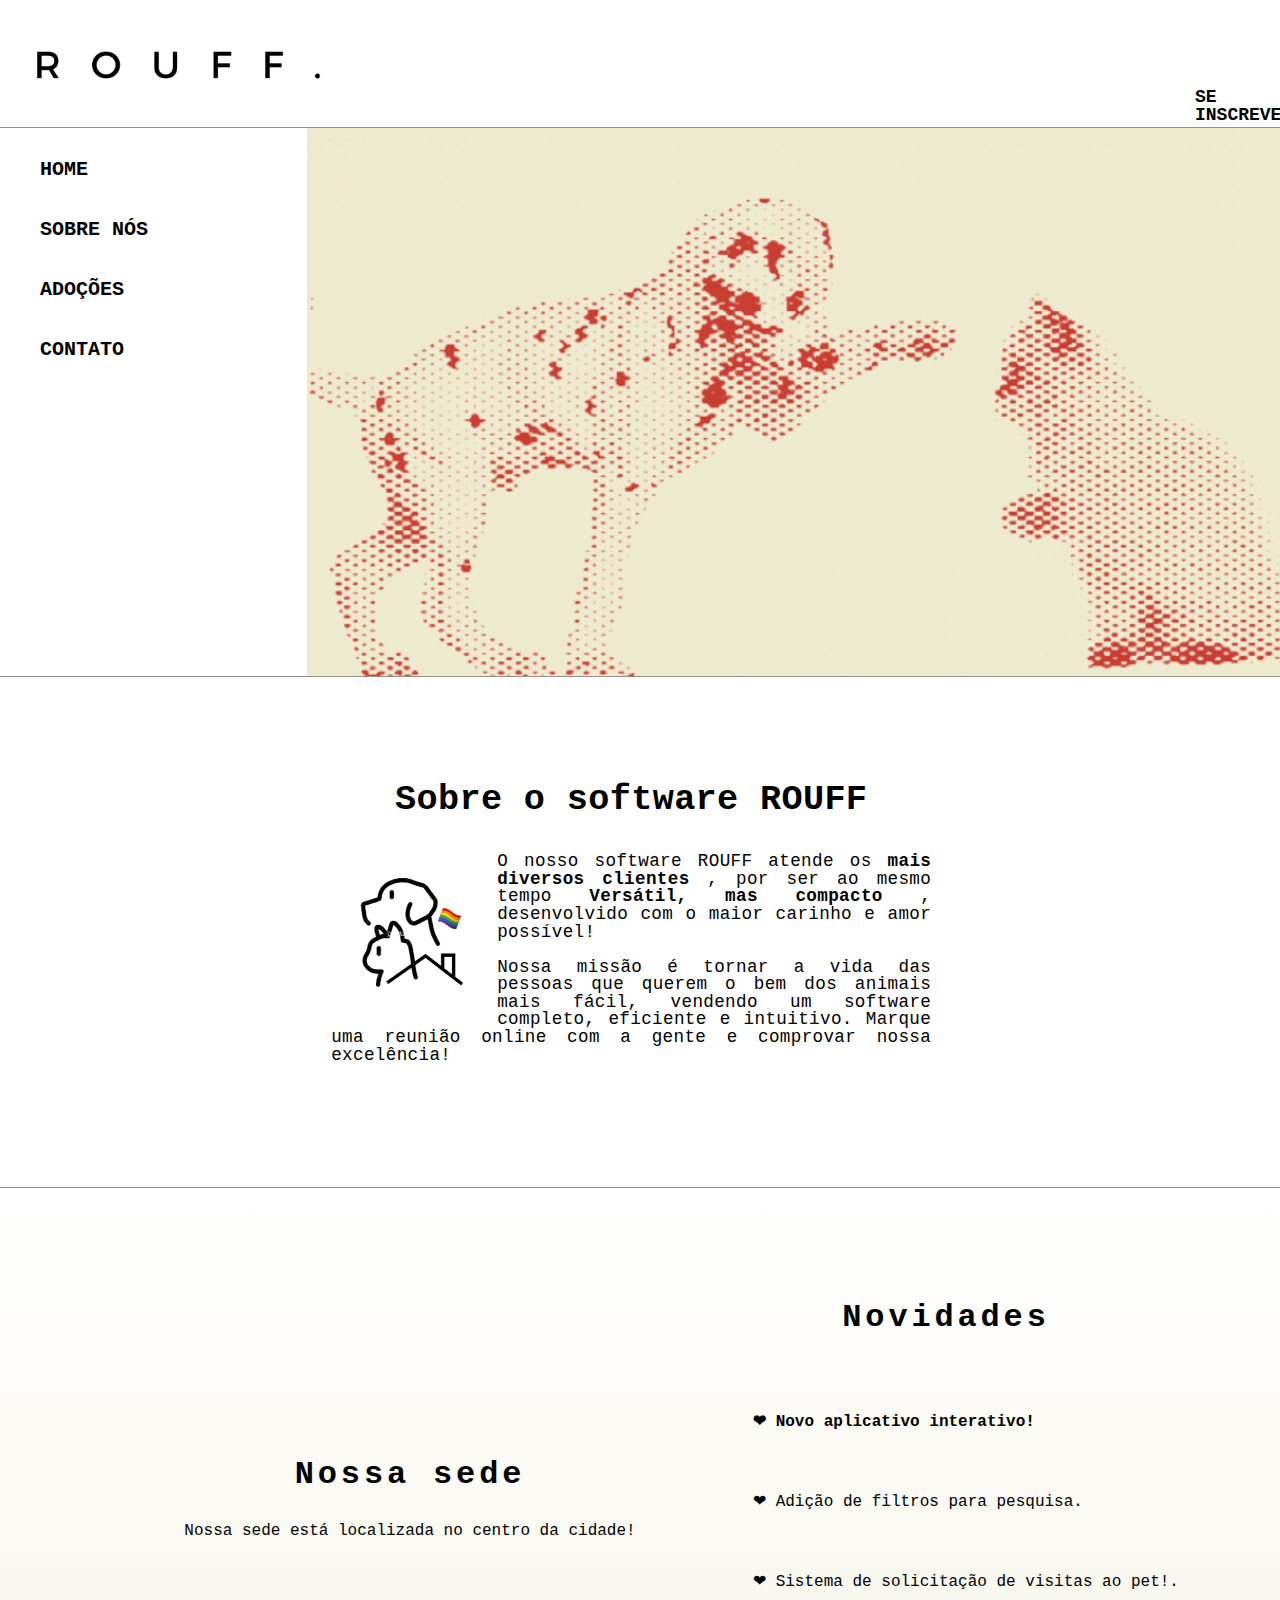
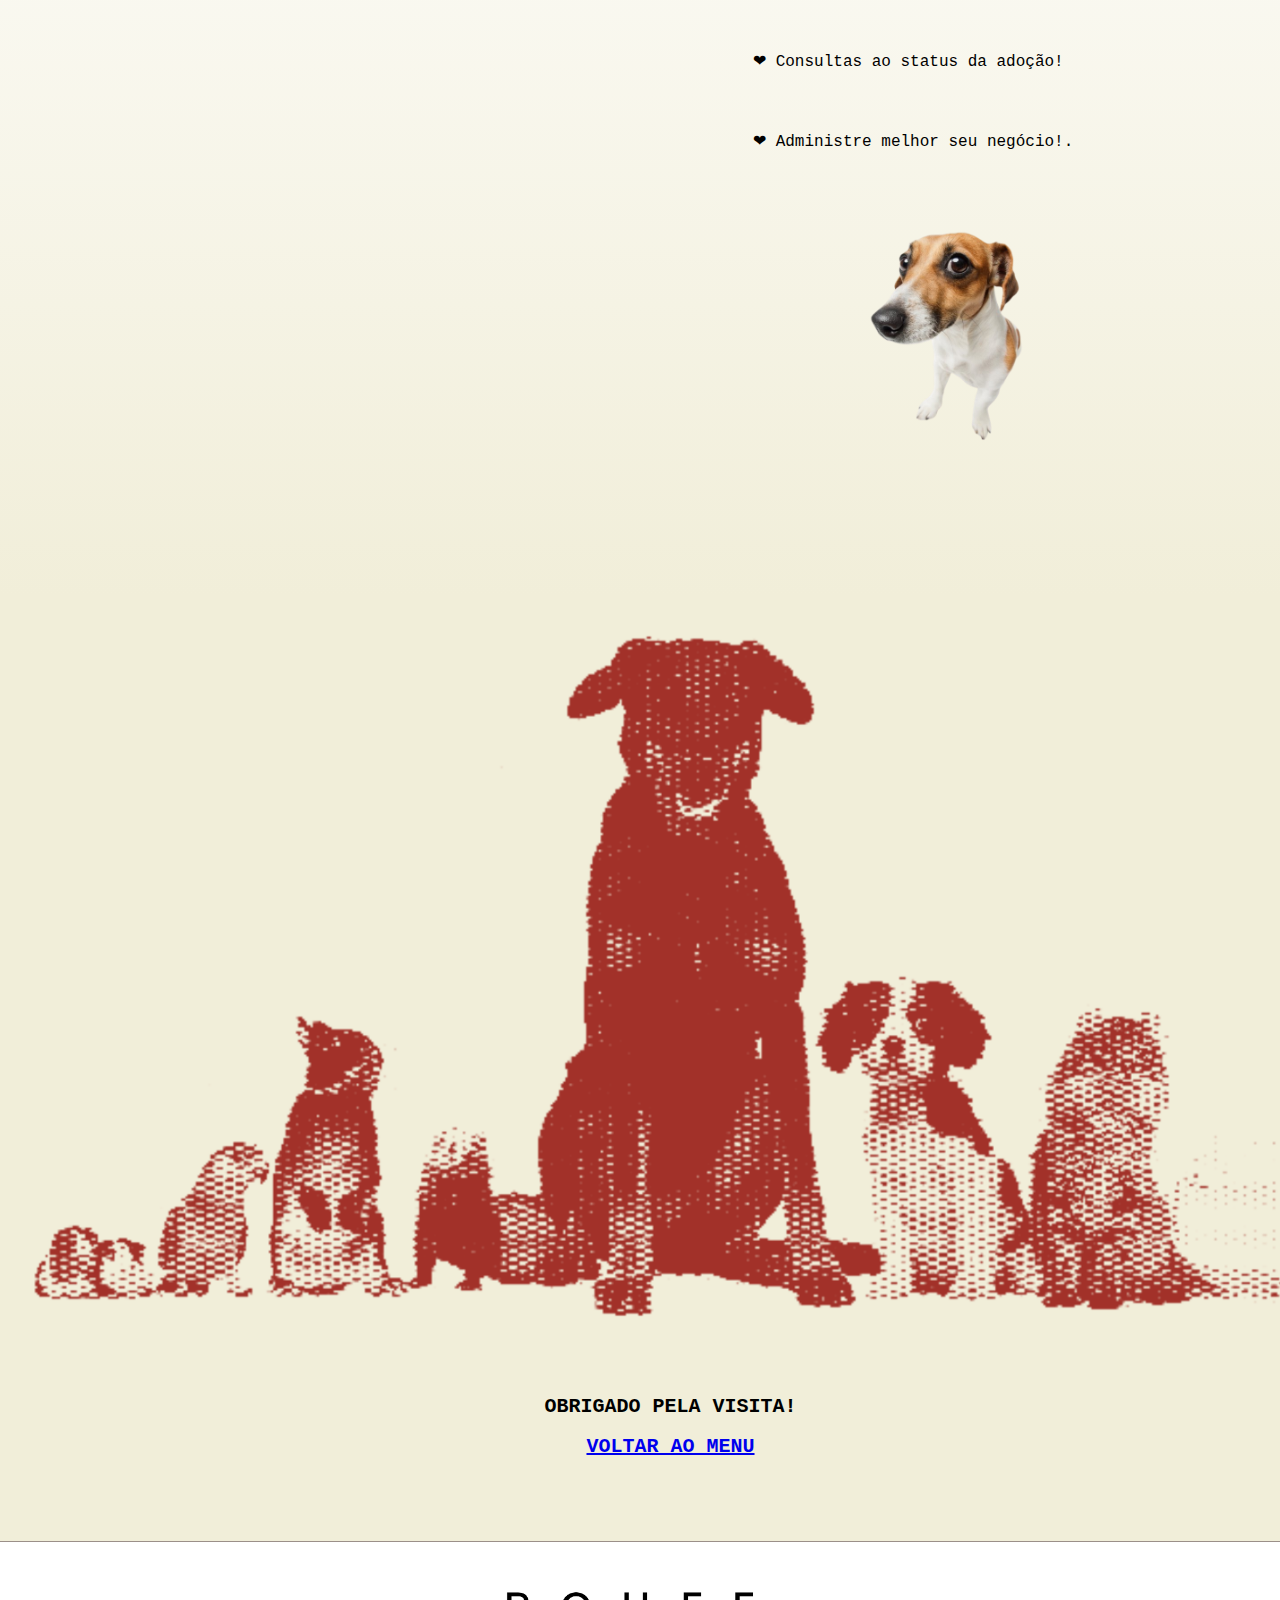
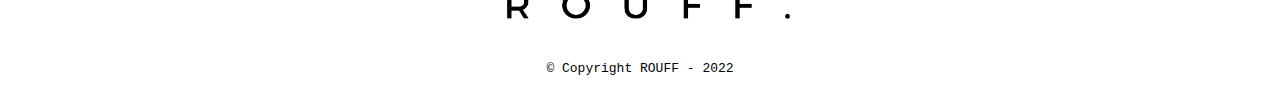
<file: index.html>
<!DOCTYPE html>
<html>

<head>
    <link href="stylee.css" rel="stylesheet" />
    <meta charset="UTF-8" />
    <title> ROUFF. </title>
</head>

<body>
    <header>
        <a id="top"></a>
        <div class="insc">
            <a href="sobconst.html">Se inscrever</a></li>
        </div>
        <div>
            <h1 id="navbar"><img src="roufflogo1.png" alt="logo"></h1>
            <div class="solid"></div>
            <nav>
                <ul>
                    <li><a href="index.html">Home</a></li>
                    <li><a href="sobrenos.html">Sobre Nós</a></li>
                    <li><a href="adocoes.html">Adoções</a></li>
                    <li><a href="contato.html">contato</a></li>

                </ul>
            </nav>
            <img class="banner" src="banner-bapho.png">
            <div class="solid2"></div>
            <a id="sob"></a>
        </div>
    </header>

    <main>
        <section class="principal">
            <h2 class="titulo-principal3"> Sobre o software ROUFF</h2>
            <img class="soubre" src="roufflogo2.png">

            <p>O nosso software ROUFF atende os<strong> mais diversos clientes </strong>, por ser ao mesmo tempo
                <strong>Versátil, mas compacto </strong>, desenvolvido com o maior carinho e amor possível!
            </p>
            <p>
                <id="missao">Nossa missão é tornar a vida das pessoas que querem o bem dos animais mais fácil, vendendo
                    um software completo, eficiente e intuitivo. Marque uma reunião online com a gente e comprovar nossa
                    excelência!
            </p>

        </section>

        <div class="solid">

            <section class="map">

                <div class="mapa-conteudo">
                    <div>
                        <h3 class="titulo-principal">
                            Nossa sede
                        </h3>
                        <p class="centro">
                            Nossa sede está localizada no centro da cidade!
                        </p>
                        <iframe
                            src="https://www.google.com/maps/embed?pb=!1m18!1m12!1m3!1d3654.8663430221227!2d-46.560937285213065!3d-23.644957170569405!2m3!1f0!2f0!3f0!3m2!1i1024!2i768!4f13.1!3m3!1m2!1s0x94ce4328c992748f%3A0xcea3c3e698444297!2sSENAI%20S%C3%A3o%20Caetano%20do%20Sul!5e0!3m2!1sen!2sbr!4v1663737764522!5m2!1sen!2sbr"
                            width="500" height="350" style="border:0;" allowfullscreen="" loading="lazy"
                            referrerpolicy="no-referrer-when-downgrade"></iframe>
                    </div>

                    <div class="nov">
                        <section class="Novidades">
                            <h3 class="titulo-principal2">Novidades</h3>


                            <ul class="lista-novidades">
                                <li class="itens">❤ Novo aplicativo interativo! </li>
                                <li class="itens">❤ Adição de filtros para pesquisa.</li>
                                <li class="itens">❤ Sistema de solicitação de visitas ao pet!.</li>
                                <li class="itens">❤ Consultas ao status da adoção!</li>
                                <li class="itens">❤ Administre melhor seu negócio!.</li>
                            </ul><img class="img_novidades" src="ifolousfundo.png">
                        </section>
                    </div>

                </div>

            </section>
            <div class="final">

                <img class="img_dois" src="banner2.png">

                <div class="solid3"></div>

                <div class="top">
                    <div class="bloco">
                        <p> Obrigado pela visita!</p>
                        <a href="#top">Voltar ao menu</a>
                    </div>
                </div>

            </div>

            <div class="solid"></div>

    </main>

    <!--Rodpé-->
    <footer>
        <img src="roufflogo1sfundo.png" alt="ROUFF">
        <p class="copyright">&copy; Copyright ROUFF - 2022</p>
    </footer>
</body>

</html>
</file>
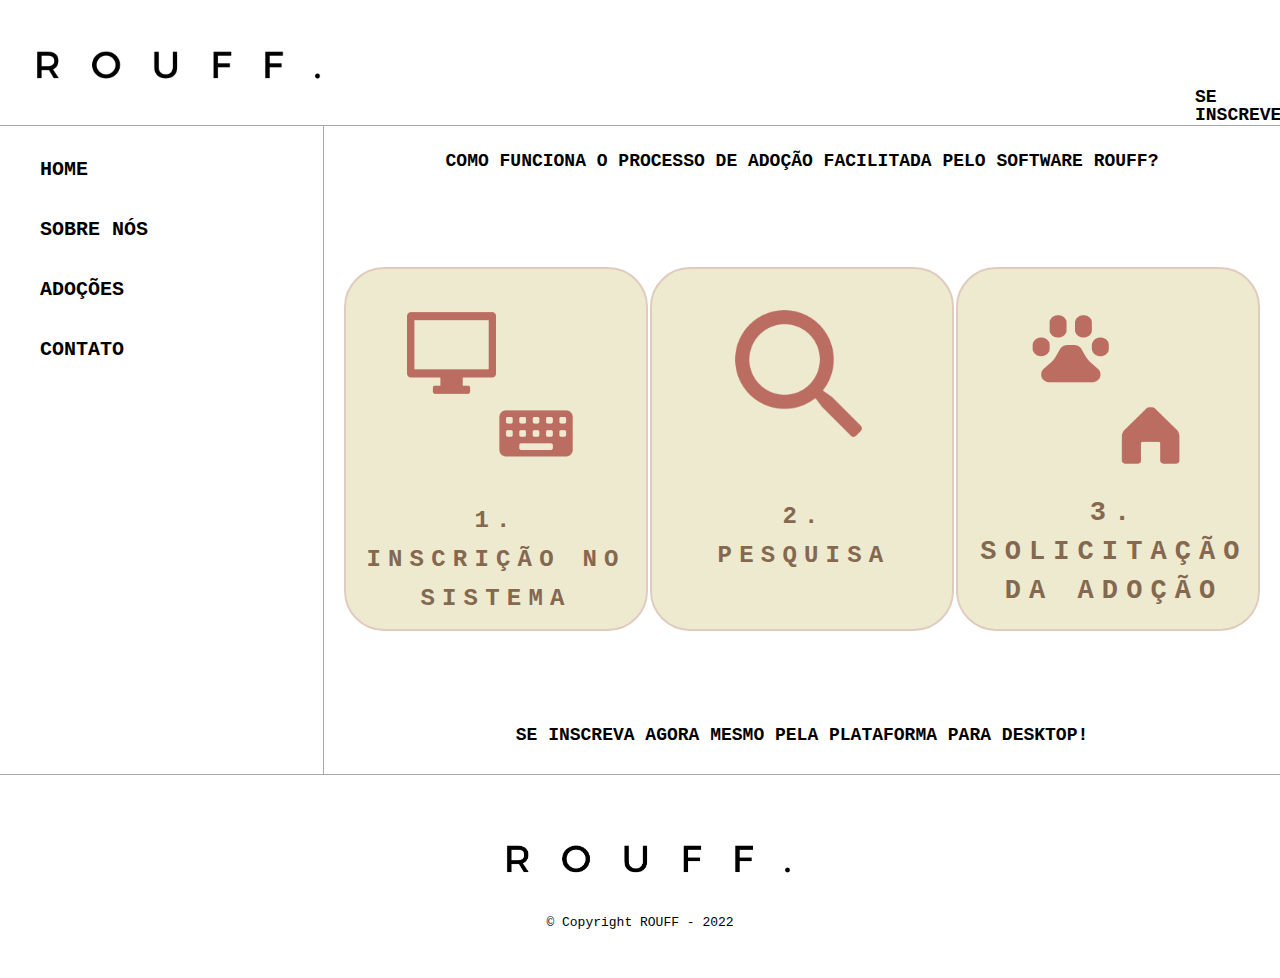
<file: adocoes.html>
<!DOCTYPE html>
<html>

<head>
    <link href="adocoescss.css" rel="stylesheet" />
    <meta charset="UTF-8" />
    <title> ADOÇÕES </title>
</head>

<body>
    <header>
        <a id="top"></a>
        <div class="insc">
            <a href="sobconst.html">Se inscrever</a></li>
        </div>
        <div>
            <h1 id="navbar"><img src="roufflogo1.png" alt="logo"></h1>
            <div class="solid"></div>
            <nav>
                <ul>
                    <li><a href="index.html">Home</a></li>
                    <li><a href="sobrenos.html">Sobre Nós</a></li>
                    <li><a href="adocoes.html">Adoções</a></li>
                    <li><a href="contato.html">contato</a></li>

                </ul>
            </nav>
            
            
            <div class="vl"></div>

            <div class = "adoc">
                <p>Como funciona o processo de adoção facilitada pelo software ROUFF?</p>
            <div class="blocks">
                <div class="block1">
                    <img src="bloco1.png" alt="1">
                    <p>1.<br> INSCRIÇÃO NO SISTEMA</p>
                </div>
                <div class="block2">
                    <img src="bloco2.png" alt="1">
                    <p>2.<br>PESQUISA </p>
                </div>
                <div class="block3">
                    <img src="bloco3.png" alt="1">
                    <p>3.<br>SOLICITAÇÃO DA ADOÇÃO</p>
                </div>
            </div>

                <div class = "saber">
                    <a href="sobconst.html">Se inscreva agora mesmo pela plataforma para desktop!</a>
                </div>

            </div>

            
            <div class="solid4"></div>
        </div>
    </header>
    
  <!--Rodpé-->
  <footer>
    <img src="roufflogo1sfundo.png" alt="ROUFF">
    <p class="copyright">&copy; Copyright ROUFF - 2022</p>
</footer>
</body>
</html>
</file>
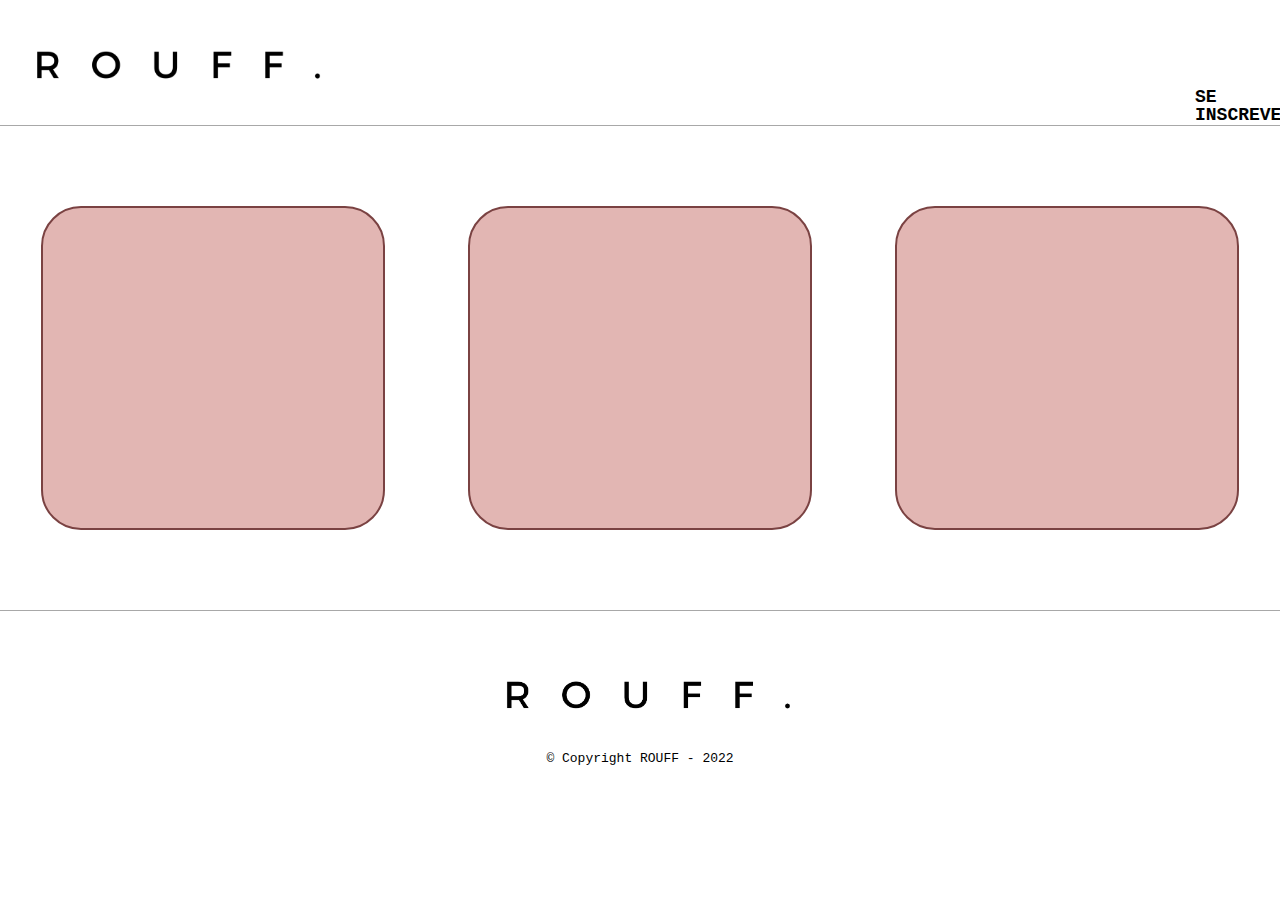
<file: blocks.html>
<!DOCTYPE html>
<html>

<head>
    <link href="style.css" rel="stylesheet" />
    <meta charset="UTF-8" />
    <title> Bloquinhos! </title>
</head>

<body>
    <header>
        <a id="top"></a>
        <div class="insc">
            <a href="inscricao.html">Se inscrever</a></li>
        </div>
        <div>
            <h1 id="navbar"><img src="roufflogo1.png" alt="logo"></h1>
            <div class="solid"></div>
           
            
            <div class = "blocao">
                <div class="bloquinho1" ></div>
                <div class="bloquinho2" ></div>
                <div class="bloquinho3" ></div>

            </div>


            <div class="solid4"></div>
        </div>
    </header>
  <!--Rodpé-->
  <footer>
    <img src="roufflogo1sfundo.png" alt="ROUFF">
    <p class="copyright">&copy; Copyright ROUFF - 2022</p>
</footer>
</body>
</file>
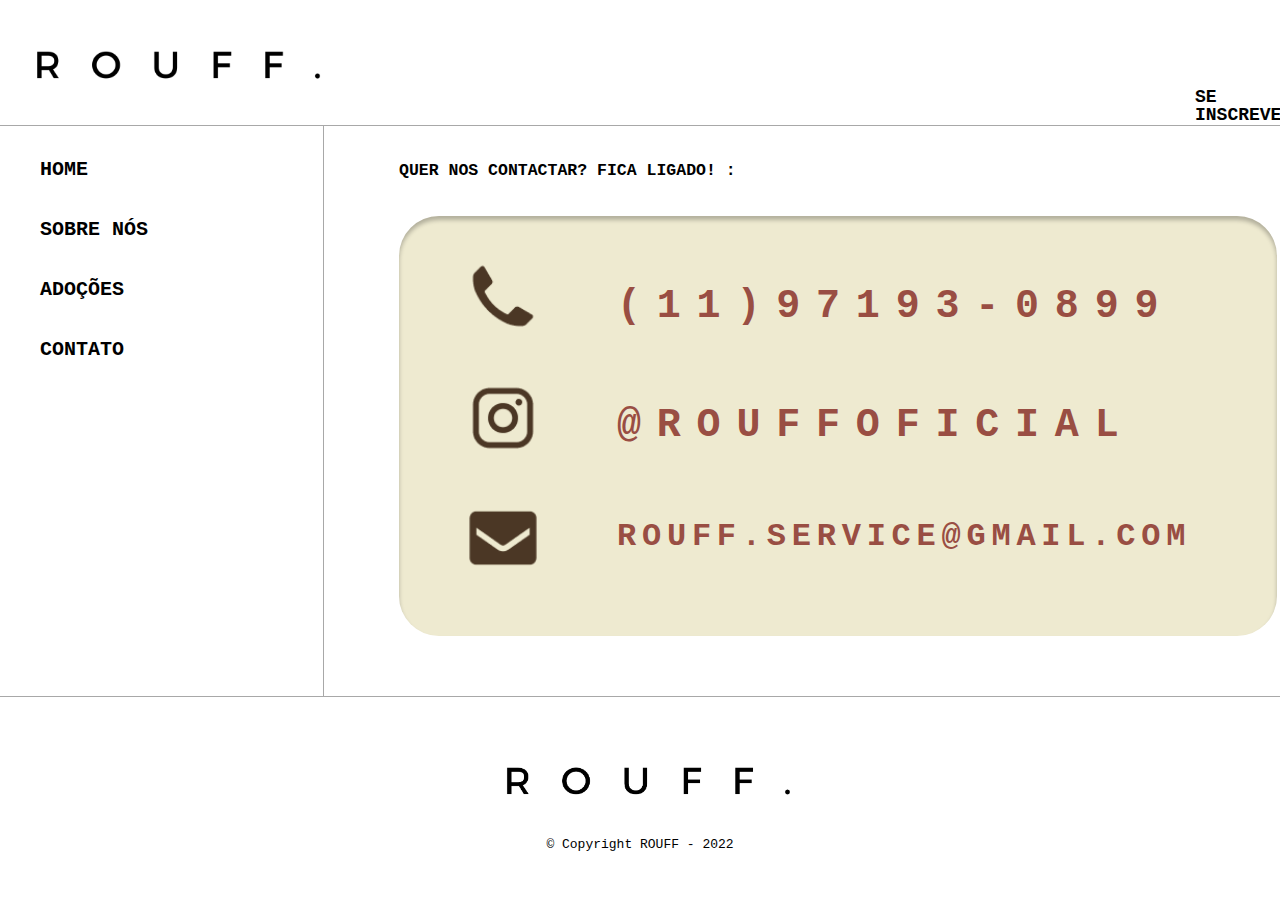
<file: contato.html>
<!DOCTYPE html>
<html>

<head>
    <link href="contatocss.css" rel="stylesheet" />
    <meta charset="UTF-8" />
    <title> CONTATO </title>
</head>

<body>
    <header>
        <a id="top"></a>
        <div class="insc">
            <a href="sobconst.html">Se inscrever</a></li>
        </div>
        <div>
            <h1 id="navbar"><img src="roufflogo1.png" alt="logo"></h1>
            <div class="solid"></div>
            <nav>
                <ul>
                    <li><a href="index.html">Home</a></li>
                    <li><a href="sobrenos.html">Sobre Nós</a></li>
                    <li><a href="adocoes.html">Adoções</a></li>
                    <li><a href="contato.html">contato</a></li>

                </ul>
            </nav>
            
            
            <div class="vl"></div>

            <div class="ctt">
                <p class="head">Quer nos contactar? Fica ligado! :</p>
                <!---<p><a href="https://mail.google.com/mail/?view=cm&fs=1&to=petillead@gmail.com">Open the email client</a></p>--->

                <div class = "blococtt">
                    <img class="icon1" src="call.png">
                    <img class="icon2" src="instagram (1).png">
                    <img class="icon3" src="email.png">
                    <p class="tel">(11)97193-0899</p>
                    <p class="insta">@ROUFFOFICIAL</p>
                    <p class="emaile">ROUFF.SERVICE@GMAIL.COM</p>
                </div>

            </div>

            
            <div class="solid4"></div>
        </div>
    </header>
  <!--Rodpé-->
  <footer>
    <img src="roufflogo1sfundo.png" alt="ROUFF">
    <p class="copyright">&copy; Copyright ROUFF - 2022</p>
</footer>
</body>
</file>
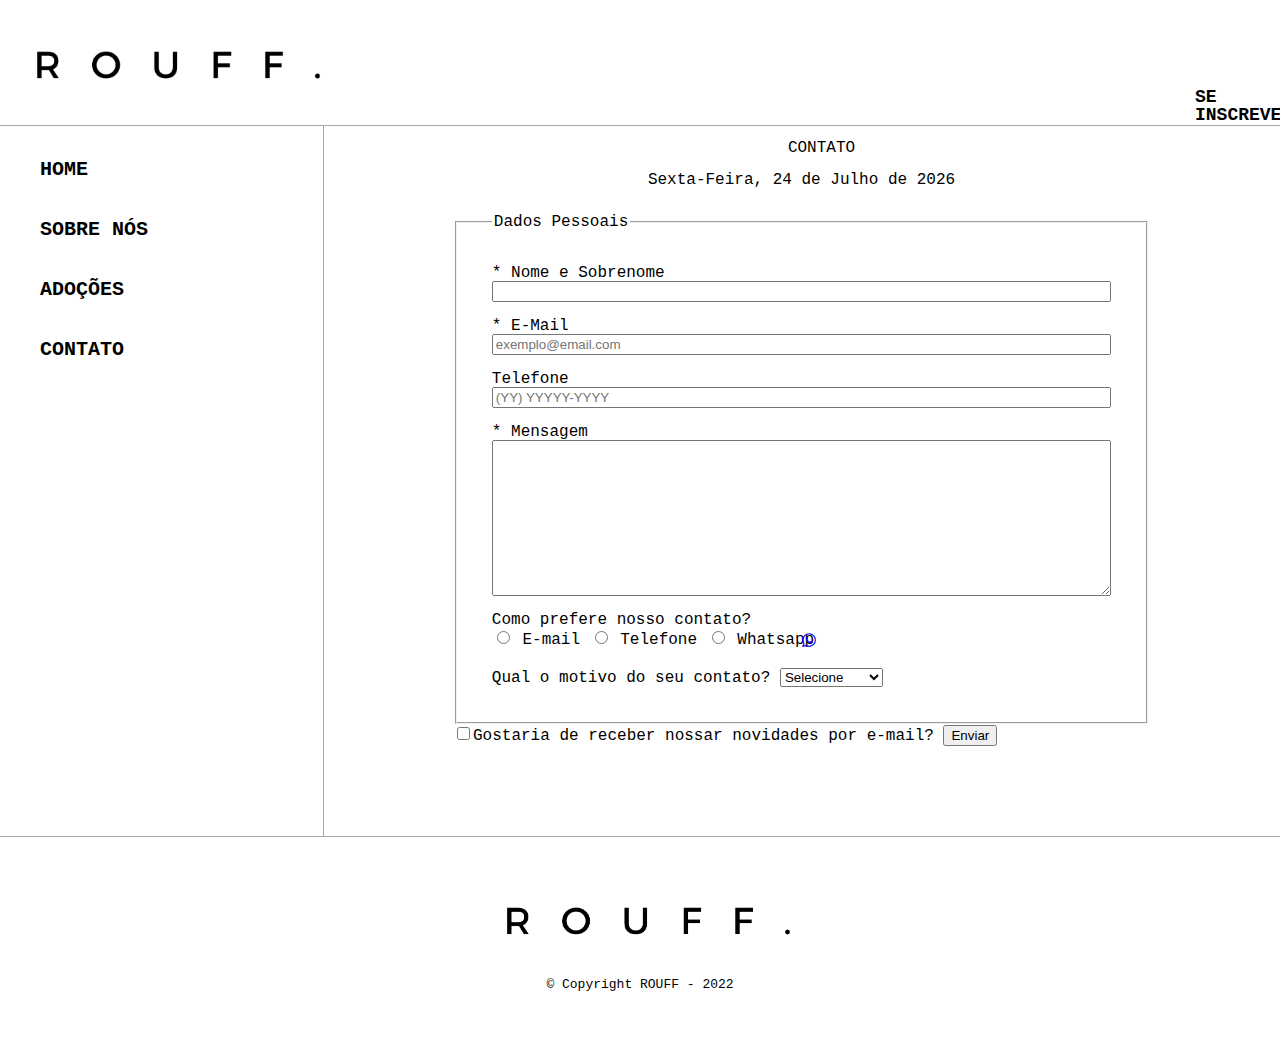
<file: contato2.html>
<!DOCTYPE html>
<html>

<head>
    <link href="contato2.css" rel="stylesheet" />
    <meta charset="UTF-8" />
    <title> CONTATO </title>
    <script>
        alert("Preencha com informações sobre seu contato para o contactarmos")
        data = new Date;
        dia = new Array("Domingo", "Segunda-Feira", "Terça-Feira", "Quarta-Feira", "Quinta-Feira", "Sexta-Feira", "Sábado");
        mes = new Array("Janeiro", "Fevereiro", "Março", "Abril", "Maio", "Junho", "Julho", "Agosto", "Setembro", "Outubro", "Novembro", "Dezembro");
    </script>
</head>

<body>
    <header>
        <a id="top"></a>
        <div class="insc">
            <a href="sobconst.html">Se inscrever</a></li>
        </div>
        <div>
            <h1 id="navbar"><img src="roufflogo1.png" alt="logo"></h1>
            <div class="solid"></div>
            <nav>
                <ul>
                    <li><a href="index.html">Home</a></li>
                    <li><a href="sobrenos.html">Sobre Nós</a></li>
                    <li><a href="adocoes.html">Adoções</a></li>
                    <li><a href="contato.html">contato</a></li>

                </ul>
            </nav>


            <div class="vl"></div>

            
            <div class="mainn" style="text-align: center; height: 20px; ">
                <ul class="ctt-titulo"">
                    <li class="ctt-item">CONTATO</li>
                </ul>
                <p style="text-align: center; margin-right: 0px ;">
                    <script type="text/javascript">
                        alert(dia[data.getDay()]);

                        document.write(dia[data.getDay()] + ", " + data.getDate() + " de " +
                            mes[data.getMonth()] + " de " + data.getFullYear())
                    </script>
                </p>
            </div>


            <div class="ctt">
                <!---Formulário-->
            

                <form name="frmctt" method="get" action="mailto:diegopetillead@gmail.com" target="_blank">
                    <fieldset>
                        <legend>Dados Pessoais</legend>
                        <label for="nomesobrenome">* Nome e Sobrenome</label>
                        <input type="text" id="nomesobrenome" name="" class="input-padrao" required>
                        <!--Required diz que é obrigatório-->

                        <br>

                        <label for="email">* E-Mail</label>
                        <input type="email" id="email" name="" class="input-padrao" required
                            placeholder="exemplo@email.com">

                        <br>

                        <label for="telefone"> Telefone</label>
                        <input type="tel" id="telefone" name="" class="input-padrao" placeholder="(YY) YYYYY-YYYY">

                        <br>

                        <label for="mensagem">* Mensagem</label>
                        <textarea cols="70" rows="10" id="mensagem" class="input-padrao"></textarea>

                        <!--Bolinhas para selecionar-->
                        <br>
                        <label for="contato">Como prefere nosso contato?
                            <br>
                            <input type="radio" value="radio-mail" name="Contato"> E-mail
                            <input type="radio" value="radio-telefone" name="Contato"> Telefone
                            <input type="radio" value="radio-whatsapp" name="Contato"> Whatsapp
                        </label>

                        <div class = "bootstrap">
                            <link rel="stylesheet" href="https://maxcdn.bootstrapcdn.com/font-awesome/4.5.0/css/font-awesome.min.css">
                            <a class="whatsapp-link" href="https://wa.me/5511941151508" target="_blank"><i class="fa fa-whatsapp"></i></a>
                        </div>

                        <!--Lista para selecionar-->
                        <br>
                        <label for="horario">Qual o motivo do seu contato?
                            <select>
                                <option>Selecione</option>
                                <option>Dúvida</option>
                                <option>Sugestões</option>
                                <option>Elogios</option>
                                <option>Reclamações</option>
                            </select>
                            <br>
                    </fieldset>


                    <label class="check" ><input type="checkbox" class="check">Gostaria de receber nossar novidades por
                        e-mail?</label>
                    <button type="button"> Enviar </button>
            </div>
            </form>

        </div>


        <div class="solid4"></div>
        </div>
    </header>
    <!--Rodpé-->
    <footer>
        <img src="roufflogo1sfundo.png" alt="ROUFF">
        <p class="copyright">&copy; Copyright ROUFF - 2022</p>
    </footer>
</body>
</file>
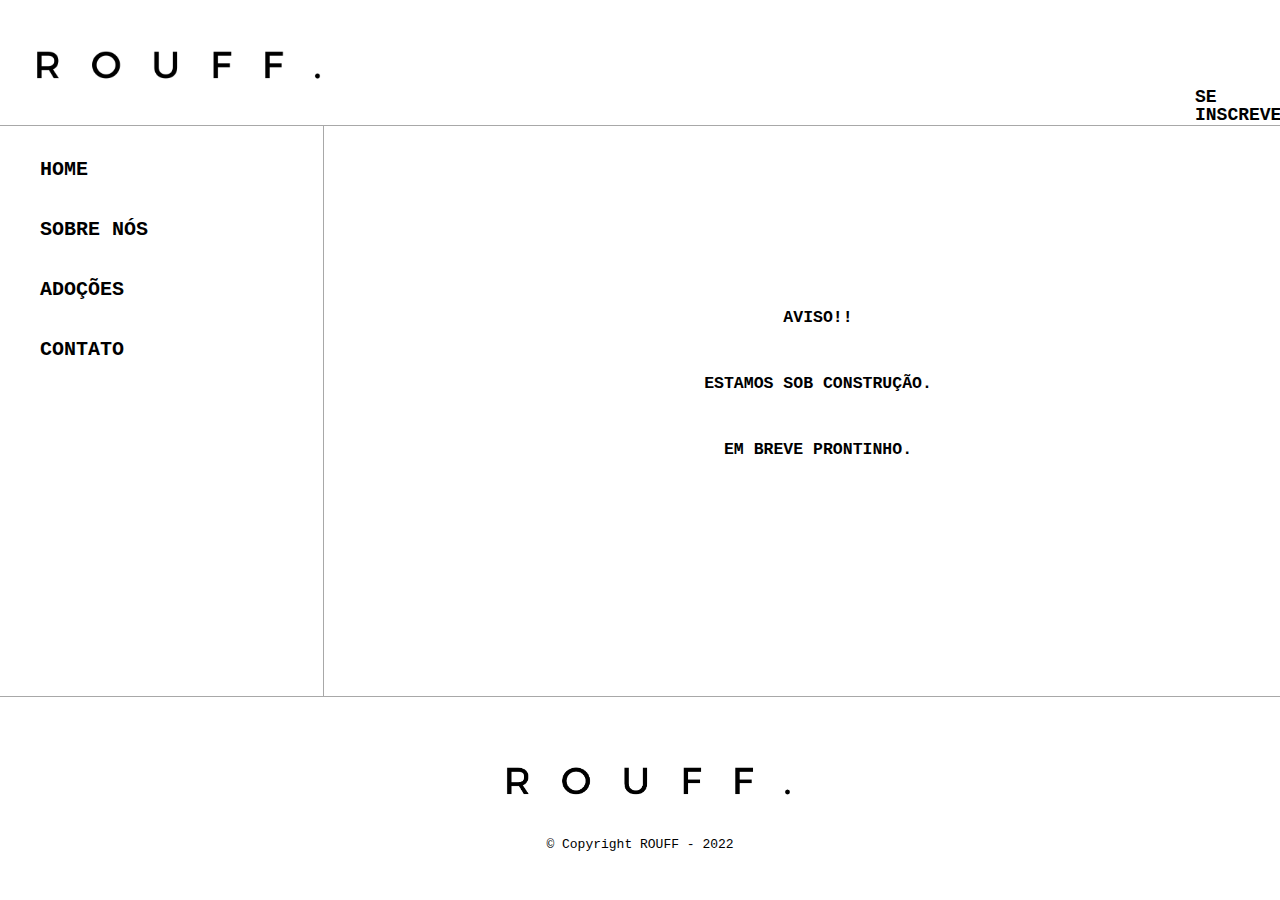
<file: sobconst.html>
<!DOCTYPE html>
<html>

<head>
    <link href="sobconstcss.css" rel="stylesheet" />
    <meta charset="UTF-8" />
    <title> OOPS! </title>
</head>

<body>
    <header>
        <a id="top"></a>
        <div class="insc">
            <a href="inscricao.html">Se inscrever</a></li>
        </div>
        <div>
            <h1 id="navbar"><img src="roufflogo1.png" alt="logo"></h1>
            <div class="solid"></div>
            <nav>
                <ul>
                    <li><a href="index.html">Home</a></li>
                    <li><a href="sobrenos.html">Sobre Nós</a></li>
                    <li><a href="adocoes.html">Adoções</a></li>
                    <li><a href="contato.html">contato</a></li>

                </ul>
            </nav>
            
            
            <div class="vl"></div>

            <div class = "aviso">
                <p>Aviso!!</p>
                <p>ESTAMOS SOB CONSTRUÇÃO.</p>
                <p>Em breve prontinho.</p>

            </div>

            
            <div class="solid4"></div>
        </div>
    </header>
  <!--Rodpé-->
  <footer>
    <img src="roufflogo1sfundo.png" alt="ROUFF">
    <p class="copyright">&copy; Copyright ROUFF - 2022</p>
</footer>
</body>
</file>
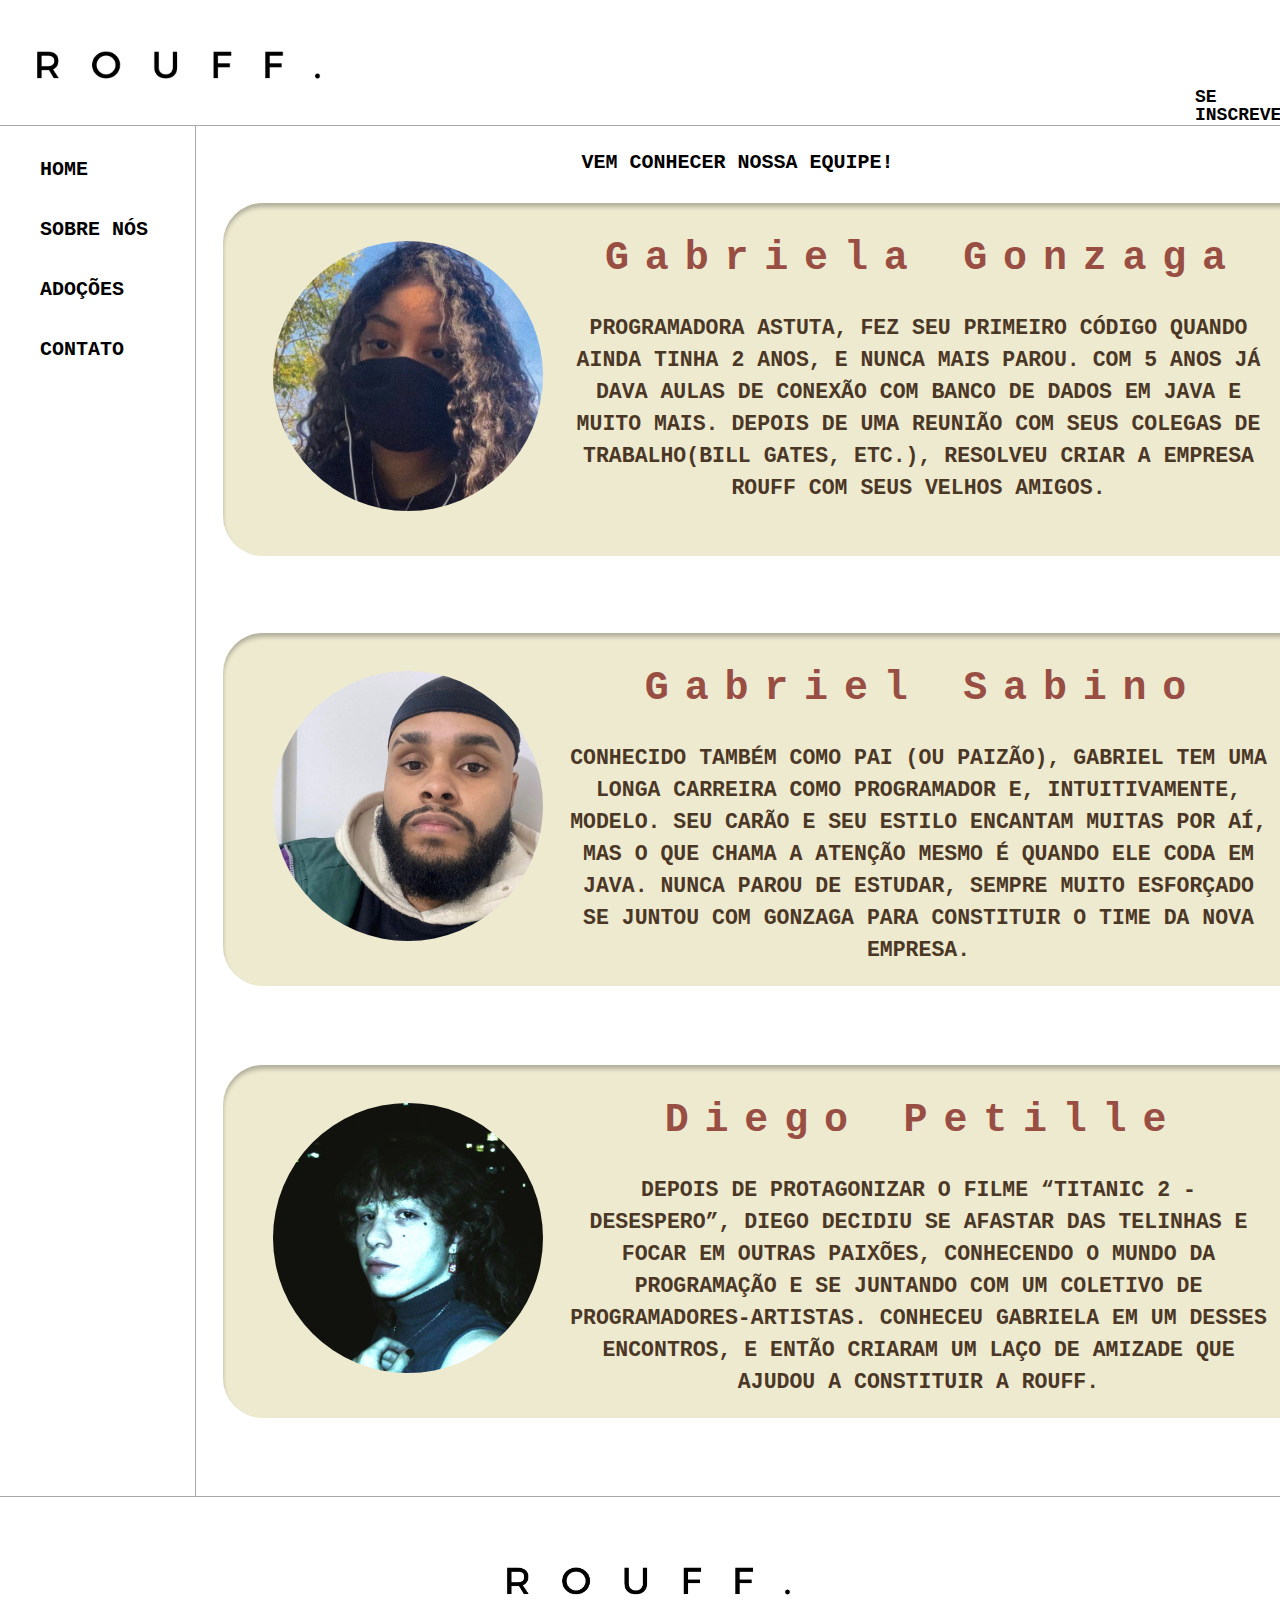
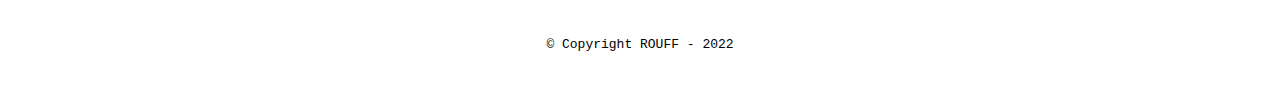
<file: sobrenos.html>
<!DOCTYPE html>
<html>

<head>
    <link href="sobrenoscss.css" rel="stylesheet" />
    <meta charset="UTF-8" />
    <title> SOBRE NÓS </title>
</head>

<body>
    <header>
        <a id="top"></a>
        <div class="insc">
            <a href="sobconst.html">Se inscrever</a></li>
        </div>
        <div>
            <h1 id="navbar"><img src="roufflogo1.png" alt="logo"></h1>
            <div class="solid"></div>
            <nav>
                <ul>
                    <li><a href="index.html">Home</a></li>
                    <li><a href="sobrenos.html">Sobre Nós</a></li>
                    <li><a href="adocoes.html">Adoções</a></li>
                    <li><a href="contato.html">contato</a></li>

                </ul>
            </nav>
            
            
            <div class="vl"></div>

            <div class = "equipe">
                <p>Vem conhecer nossa equipe!</p>

                <!---<img class="time" src="Frame 8.png">--->
                <div class="frame8">
                    
                    <div class="frame5">
                        <img class="icones" src="gabi.jpeg">
                        <h1>Gabriela Gonzaga</h1>
                        <p>Programadora astuta, fez seu primeiro código quando ainda tinha 2 anos, e nunca mais parou. Com 5 anos já dava aulas de conexão com banco de dados em java e muito mais. Depois de uma reunião com seus colegas de trabalho(Bill Gates, etc.), resolveu criar a empresa ROUFF com seus velhos amigos.</p>
                    </div>
                    <div class="frame6">
                        <img class="icones" src="gabriel.jpeg">
                        <h1>Gabriel Sabino</h1>
                        <p>Conhecido também como Pai (ou Paizão), Gabriel tem uma longa carreira como programador e, intuitivamente, modelo. Seu carão e seu estilo encantam muitas por aí, mas o que chama a atenção mesmo é quando ele coda em Java. Nunca parou de estudar, sempre muito esforçado se juntou com Gonzaga para constituir o time da nova empresa.</p>
                    </div>
                    <div class="frame7">
                        <img class="icones" src="eu.jpeg">
                        <h1>Diego Petille</h1>
                        <p>Depois de protagonizar o filme “Titanic 2 - Desespero”, Diego decidiu se afastar das telinhas e focar em outras paixões, conhecendo o mundo da programação e se juntando com um coletivo de programadores-artistas. Conheceu gabriela em um desses encontros, e então criaram um laço de amizade que ajudou a constituir a ROUFF.</p>
                    </div>

                </div>
                

            </div>

            
            <div class="solid4"></div>
        </div>
    </header>
  <!--Rodpé-->
  <footer>
    <img src="roufflogo1sfundo.png" alt="ROUFF">
    <p class="copyright">&copy; Copyright ROUFF - 2022</p>
</footer>
</body>
</file>
<file: stylee.css>
/*corpo da pagina*/
body {
    margin: 0;
    padding: 0;
    border: 0;
    line-height: 1;
    font-family: 'Montserrat-Regular.otf', monospace, "Arial";
}

/*sessão header da pg*/
header {
    background-color: rgb(255, 255, 255);
    padding: 20px 0 0em 0;
}

/*sessão nav (navegação) da pg*/
nav {
    position: absolute;
    top: 120px;
    left: 0px;

}

nav li {
    /*menus*/
    margin-block: 40px;

}

nav a {
    text-transform: uppercase;
    color: rgb(0, 0, 0);
    font-weight: bold;
    font-size: 20px;
    text-decoration: none;
}

nav a:hover {
    color: rgb(172, 87, 87);
    text-decoration: underline;
}

/*lista da pagina*/
ul {
    list-style: none;
}

div.insc {
    margin-left: 1195px;
    margin-bottom: px;
    position: absolute;
    top: 88px;

}

div.insc a {
    text-transform: uppercase;
    color: rgb(0, 0, 0);
    font-weight: bold;
    font-size: 18px;
    text-decoration: none;
}

div.insc a:hover {
    color: rgb(172, 87, 87);
    text-decoration: underline;
}

/*logotipo*/
.logo_caixa {
    width: 940px;
    position: relative;
    margin: auto;
}

.logo {
    width: 100%;
}

img {
    width: 340px;
    left: 90px;
    margin-top: -10px;
}

/*Banner*/
.banner {
    width: 76%;
    height: 100%;
    margin-left: 24%;
    margin-top: 0.5px;

}

/*Estilização do Sobre*/

.titulo-principal {
    text-align: center;
    font-size: 2em;/*dobro da fonte padrão*/
    margin: 0 0 1em;
    clear: left;
    letter-spacing: 0.12em;

}

.titulo-principal3 {
    text-align: center;
    font-size: 2em;/*dobro da fonte padrão*/
    margin: 0 0 1em;
    clear: left;

}

.centro {
    text-align: center;
    margin: 0 0 1em;
    clear: left;
}

.principal {
    width: 600px;
    margin: 0 auto;
    padding: 6em 18.5em 6em 17.5em;
    /*background: #EEEAD0;*/
    text-align: justify;
    letter-spacing: 0.02em;
    font-size: 1.1em;
}

.principal strong {
    font-weight: bold;
}

.principal em {
    font-style: italic;
}

img.soubre {
    width: 26%;
    height: 100%;
}

.soubre {
    width: 90px;
    float: left;
    margin: 0 10px 10px 0;

}

/*Estilização do logotipo*/
.logo_caixa {
    width: 940px;
    position: relative;
    margin: auto;
}

/*Estilização do mapa*/
.map {
    padding: 3em 4em 0em 4em;
    margin: 0 auto;
    background-image: linear-gradient(rgb(255, 255, 255), #f1eed9);

}

.container {
    display: flex;
}

.mapa-conteudo {
    text-align: center;
    margin: 2em 0em 0em 0em;
    padding: 0 0 5em 6em;
    clear: left;
    display: flex;
    justify-content: center;
    align-items: center;
}



.map p {
    margin: 0 0 2em;
    text-align: center;
}

/* divisórias */
div.solid {
    border-top: 1px solid rgb(155, 144, 137);
    margin-top: -0.5px;
}

div.solid2 {
    border-top: 1px solid rgb(155, 144, 137);
    margin-top: -3.5px;

}

div.solid3 {
    border-top: 1px solid #f1eed9;
    margin-top: -2.5px;
}

div.solid4 {
    border-top: 1px solid rgb(155, 144, 137);
    padding-top: 40px;
}
/*fimm*/


/*área beneficios e video*/
.Novidades {
    padding: 1em 0 0em 0em;
    margin: 10.5em -1em 0 0em;


}

.titulo-principal2 {
    text-align: center;
    font-size: 2em;
    /*dobro da fonte padrão*/
    clear: left;
    margin-top: -4.7em;
    letter-spacing: 0.12em;

}

.conteudo-novidades {
    width: 630px;
}

.lista-novidades {
    width: 2 00px;
    display: inline-block;
    vertical-align: top;
    text-align: left;
}

.img_novidades {
    width: 30%;
    opacity: 1;
    transition: 400ms;
    margin-bottom: 10%;

}

.img_novidades:hover {
    opacity: 0.7;
}

.itens {
    line-height: 5;
}

.itens.before {
    content: "❤"
}

.itens:first-child {
    font-weight: bold;
}

.Video {
    width: 560px;
    margin: 2em auto;
}

nav a:hover {
    color: rgb(172, 87, 87);
    text-decoration: underline;
}

footer {
    text-align: center;
    background: rgb(255, 255, 255);
    padding: 40px 0;
}

.final {
    padding: 0em 0 0em 0;
}

/*Banner2*/
.img_dois {
    padding: 0 0 --1em 0;
    width: 100%;
    height: 100%;
    margin-left: 0%;
    margin-top: 0px;
}

/*botão back to top*/
.top {
    background-color: #f1eed9;
    text-transform: uppercase;
    height: 144px;
    text-align: center;
    padding: 2em 0 2em 0;
    color: rgb(0, 0, 0);
    font-weight: bold;
    font-size: 20px;
    margin: -2px 0 0 0;

}

.top a:hover {
    color: rgb(172, 87, 87);
    text-decoration: underline;
}

.vl {
    border-left: 1px solid rgb(168, 168, 168);
    height: 500px;
}

.bloco {
    border-radius: 56px;
    position: relative;
    padding: 20px 0 0 0;
    width: 401px;
    height: 123px;
    left: 470px;
    top: -23p;
    /*background: #ffffff;*/
    /*background-image: linear-gradient(#f1eed9, rgb(255, 255, 255));*/
    /*box-shadow: inset 0px 4px 4px rgb(0 0 0 / 25%);*/
    border-radius: 40px;
}

/*=======================================================*/
/*banner*/


/*Copyright*/
.copyright {
    color: rgb(0, 0, 0);
    font-size: 13px;
    margin: 20px 0 0;
}
</file>
<file: adocoescss.css>
/*corpo da pagina*/
body{
    margin: 0;
    padding: 0;
    border: 0;
    line-height: 1;
    font-family: 'Montserrat-Regular.otf', monospace,"Arial";
}
/*sessão header da pg*/
header{
    background-color: rgb(255, 255, 255);
    padding: 20px 0;
}
/*sessão nav (navegação) da pg*/
nav{
    position: absolute;
    top: 120px;
    left: 0px;
    
}
nav li {
    /*menus*/
    margin-block: 40px;
    
}
nav a{
    text-transform: uppercase;
    color: rgb(0, 0, 0);
    font-weight: bold;
    font-size: 20px;
    text-decoration: none;
}
nav a:hover{
    color: rgb(172, 87, 87);
    text-decoration: underline;
}
/*lista da pagina*/
ul{
    list-style: none;
}
/*logotipo*/
.logo_caixa{
    width: 940px;
    position: relative;
    margin: auto;
}
.logo{
    width: 100%;
}
img{
    width: 340px;
    left: 90px;
    margin-top: -10px;
}
/*Banner*/
.banner{
    width: 76%;
    height: 100%;
    margin-left: 24%;
    margin-top: 0.5px;
    
    
}

/*Estilização do logotipo*/
.logo_caixa{
    width: 940px;
    position: relative;
    margin: auto;
}

/* Solid border */
div.solid {
    border-top: 1px solid rgb(168, 168, 168);
    margin-top: -2.5px;
  }

div.solid2{
    border-top: 1px solid rgb(168, 168, 168);
    margin-top: -3.5px;
    
}  

div.solid3 {
    border-top: 1px solid #f1eed9;
    margin-top: -2.5px;
  }

div.solid4{
    border-top: 1px solid rgb(168, 168, 168);
    
}   



div.insc{
    margin-left: 1195px;
    margin-bottom: px;
    position: absolute;
    top: 88px;
    
}

div.insc a{
    text-transform: uppercase;
    color: rgb(0, 0, 0);
    font-weight: bold;
    font-size: 18px;
    text-decoration: none;
}

div.insc a:hover{
    color: rgb(172, 87, 87);
    text-decoration: underline;
}

/*Copyright*/
.copyright{
    color:rgb(0, 0, 0);
    font-size: 13px;
    margin: 20px 0 0;
}

footer{
    text-align: center;
    background: rgb(255, 255, 255);
    padding: 40px 0;
}

.vl {
    margin-left: 20.2em;
    border-left: 1px solid rgb(168, 168, 168);
    height: 648px;
  }

  .adoc{
    position: absolute;
    /* width: 22.5%; */
    right: 0px;
    left: 324px;
    bottom: -78px;
    top: 124px;
    padding: 10px;
    overflow-x: hidden;
    overflow-y: hidden;
}

.adoc p{
    text-align: center;
    text-transform: uppercase;
    color: rgb(0, 0, 0);
    font-weight: bold;
    font-size: 18px;
    text-decoration: none;
}



.blocks{
    padding: 79px 0px 79px 0px;
    margin: 10px 10px 10px 10px;
    display: flex;
    justify-content: space-between;
    align-items: center;
    
}

.block1{
    padding: 0px 0px 0px 0px;
    width: 300px;
    height: 360px;
    background-color: #EEEAD0;
    border-radius: 40px;
    border: #e0ccbe 2.2px solid;
}

.block1 img{
    height: 169px;
    width: 169px;
    padding: 2.8em 0em 0em 3.8em;
}
.block1 p{
width: 300px;
height: 126px;
left: -123px;
top: 222px;

font-family: 'Montserrat-Regular.otf', monospace,"Arial";
font-style: normal;
font-weight: 600;
font-size: 24px;
line-height: 39px;
letter-spacing: 0.30em;

color: #84684F;
}

.block1:hover{
    transform: scale(1.1);
    transition: 0.2s;
}

.block2{
    padding: 0px 0px 0px 0px;
    width: 300px;
    height: 360px;
    background-color: #EEEAD0;
    border-radius: 40px;
    border: #e0ccbe 2.2px solid;
}

.block2 img{
    height: 169px;
    width: 169px;
    padding: 1.9em 0em 0em 3.9em;
}
.block2 p{
width: 300px;
height: 86px;
left: -114px;
top: 222px;

font-family: 'Montserrat-Regular.otf', monospace,"Arial";
font-style: normal;
font-weight: 600;
font-size: 24px;
line-height: 39px;
letter-spacing: 0.30em;

color: #84684F;

margin: 35px 2px 5px 2px;
}

.block2:hover{
    transform: scale(1.1);
    transition: 0.2s;
}

.block3{
    padding: 0px 0px 0px 0px;
    width: 300px;
    height: 360px;
    background-color: #EEEAD0;
    border-radius: 40px;
    border: #e0ccbe 2.2px solid;
}

.block3 img{
    height: 169px;
    width: 169px;
    padding: 2.8em 0em 0em 3.9em;
}
.block3 p{
width: 300px;
height: 126px;
left: -123px;
right: 0px;
top: 222px;

font-family: 'Montserrat-Regular.otf', monospace,"Arial";
font-style: normal;
font-weight: 600;
font-size: 27px;
line-height: 39px;
letter-spacing: 0.30em;

color: #84684F;

margin: 17px 2px 2px 6px;
}

.block3:hover{
    transform: scale(1.1);
    transition: 0.2s;
}


.saber{
    text-align: center;
    margin: 1em 0 1em 0;

}

.saber a{
    text-transform: uppercase;
    color: rgb(0, 0, 0);
    font-weight: bold;
    font-size: 18px;
    text-decoration: none;
}

.saber a:hover{
    color:rgb(172, 87, 87);
    text-decoration: underline;
}
</file>
<file: style.css>
/*corpo da pagina*/
body{
    margin: 0;
    padding: 0;
    border: 0;
    line-height: 1;
    font-family: 'Montserrat-Regular.otf', monospace,"Arial";
}
/*sessão header da pg*/
header{
    background-color: rgb(255, 255, 255);
    padding: 20px 0;
}
/*sessão nav (navegação) da pg*/
nav{
    position: absolute;
    top: 120px;
    left: 0px;
    
}
nav li {
    /*menus*/
    margin-block: 40px;
    
}
nav a{
    text-transform: uppercase;
    color: rgb(0, 0, 0);
    font-weight: bold;
    font-size: 20px;
    text-decoration: none;
}
nav a:hover{
    color: rgb(172, 87, 87);
    text-decoration: underline;
}
/*lista da pagina*/
ul{
    list-style: none;
}
/*logotipo*/
.logo_caixa{
    width: 940px;
    position: relative;
    margin: auto;
}
.logo{
    width: 100%;
}
img{
    width: 340px;
    left: 90px;
    margin-top: -10px;
}
/*Banner*/
.banner{
    width: 76%;
    height: 100%;
    margin-left: 24%;
    margin-top: 0.5px;
    
    
}

/*Estilização do logotipo*/
.logo_caixa{
    width: 940px;
    position: relative;
    margin: auto;
}

/* Solid border */
div.solid {
    border-top: 1px solid rgb(168, 168, 168);
    margin-top: -2.5px;
  }

div.solid2{
    border-top: 1px solid rgb(168, 168, 168);
    margin-top: -3.5px;
    
}  

div.solid3 {
    border-top: 1px solid #f1eed9;
    margin-top: -2.5px;
  }

div.solid4{
    border-top: 1px solid rgb(168, 168, 168);
    
}   



div.insc{
    margin-left: 1195px;
    margin-bottom: px;
    position: absolute;
    top: 88px;
    
}

div.insc a{
    text-transform: uppercase;
    color: rgb(0, 0, 0);
    font-weight: bold;
    font-size: 18px;
    text-decoration: none;
}

div.insc a:hover{
    color: rgb(172, 87, 87);
    text-decoration: underline;
}

/*Copyright*/
.copyright{
    color:rgb(0, 0, 0);
    font-size: 13px;
    margin: 20px 0 0;
}

footer{
    text-align: center;
    background: rgb(255, 255, 255);
    padding: 40px 0;
}

.vl {
    margin-left: 20.2em;
    border-left: 1px solid rgb(168, 168, 168);
    height: 570px;
  }

  .aviso{
    position: absolute;
    /*width: 22.5%;*/
    right: 0px;
    left: 290px;
    bottom: 20px;
    top: 250px;
    padding: 10px;
    overflow-x: hidden;
    overflow-y: hidden; 
  }

.aviso p{
    padding: 2em 0 0 4em;
    text-align: center;
    text-transform: uppercase;
    color: rgb(0, 0, 0);
    font-weight: bold;
    font-size: 16.5px;
    text-decoration: none;
}

/*--------------------------------*/
/*blocos*/

.blocao{
    padding: 5em 0em 5em 0em;
    display: flex;
    justify-content: space-around;
    align-items: center;
    

}
.bloquinho1{
    padding: 0em 0em 0em 0em;
    width: 340px;
    height: 320px;
    background-color: rgb(226, 182, 179);
    border-radius: 40px;
    border: #7a4242 2.2px solid;
}

.bloquinho2{
    padding: 0em 0em 0em 0em;
    width: 340px;
    height: 320px;
    background-color: rgb(226, 182, 179);
    border-radius: 40px;
    border: #7a4242 2.2px solid;
}

.bloquinho3{
    padding: 0em 0em 0em 0em;
    width: 340px;
    height: 320px;
    background-color: rgb(226, 182, 179);
    border-radius: 40px;
    border: #7a4242 2.2px solid;
}
</file>
<file: contatocss.css>
/*corpo da pagina*/
body{
    margin: 0;
    padding: 0;
    border: 0;
    line-height: 1;
    font-family: 'Montserrat-Regular.otf', monospace,"Arial";
}
/*sessão header da pg*/
header{
    background-color: rgb(255, 255, 255);
    padding: 20px 0;
}
/*sessão nav (navegação) da pg*/
nav{
    position: absolute;
    top: 120px;
    left: 0px;
    
}
nav li {
    /*menus*/
    margin-block: 40px;
    
}
nav a{
    text-transform: uppercase;
    color: rgb(0, 0, 0);
    font-weight: bold;
    font-size: 20px;
    text-decoration: none;
}
nav a:hover{
    color: rgb(172, 87, 87);
    text-decoration: underline;
}
/*lista da pagina*/
ul{
    list-style: none;
}
/*logotipo*/
.logo_caixa{
    width: 940px;
    position: relative;
    margin: auto;
}
.logo{
    width: 100%;
}
img{
    width: 340px;
    left: 90px;
    margin-top: -10px;
}
/*Banner*/
.banner{
    width: 76%;
    height: 100%;
    margin-left: 24%;
    margin-top: 0.5px;
    
    
}

/*Estilização do logotipo*/
.logo_caixa{
    width: 940px;
    position: relative;
    margin: auto;
}

/* Solid border */
div.solid {
    border-top: 1px solid rgb(168, 168, 168);
    margin-top: -2.5px;
  }

div.solid2{
    border-top: 1px solid rgb(168, 168, 168);
    margin-top: -3.5px;
    
}  

div.solid3 {
    border-top: 1px solid #f1eed9;
    margin-top: -2.5px;
  }

div.solid4{
    border-top: 1px solid rgb(168, 168, 168);
    
}   



div.insc{
    margin-left: 1195px;
    margin-bottom: px;
    position: absolute;
    top: 88px;
    
}

div.insc a{
    text-transform: uppercase;
    color: rgb(0, 0, 0);
    font-weight: bold;
    font-size: 18px;
    text-decoration: none;
}

div.insc a:hover{
    color: rgb(172, 87, 87);
    text-decoration: underline;
}

/*Copyright*/
.copyright{
    color:rgb(0, 0, 0);
    font-size: 13px;
    margin: 20px 0 0;
}

footer{
    text-align: center;
    background: rgb(255, 255, 255);
    padding: 40px 0;
}

.vl {
    margin-left: 20.2em;
    border-left: 1px solid rgb(168, 168, 168);
    height: 570px;
  }

.ctt {
    position: absolute;
    /*width: 22.5%;*/
    right: 0px;
    left: 323px;
    bottom: 20px;
    top: 120px;
    padding: 10px;
    overflow-x: hidden;
    overflow-y: hidden; 
}

.head{
    padding: 2em 0 0 4em;
    margin: 0 0 36px 0;
    text-align: left;
    text-transform: uppercase;
    color: rgb(0, 0, 0);
    font-weight: bold;
    font-size: 16.5px;
    text-decoration: none;
}

.info img{
    width: 76%;
    height: 100%;
    margin-left: 24%;
    margin-top: 0.5px;
}

.info{
    width: 88%;
    height: 80%;
    margin-left: 4em;
    margin-top: 0.5px;  
}

.blococtt{
position: relative;
padding: 20px 0 0 0;
width: 878px;
height: 400px;
left: 66px;

background: #EEEAD0;
border-radius: 40px;
box-shadow: inset 0px 4px 4px rgba(0, 0, 0, 0.25);
}

.icon1{
    position: absolute;
width: 80px;
height: 80px;
left: 64px;
top: 50px;

}

.icon2{
    position: relative;
width: 80px;
height: 80px;
top: 152px;
left: 64px;
}

.icon3{
    position: absolute;
width: 80px;
height: 80px;
left: 64px;
top: 292px;

}

.tel{
    position: absolute;
width: 749px;
height: 38px;
left: 218px;
top: 26px;

font-family: 'Montserrat-Regular.otf', monospace,"Arial";
font-style: normal;
font-weight: 600;
font-size: 40px;
line-height: 49px;
/*text-align: center;*/
letter-spacing: 0.395em;

color: #994E43;
}

.insta{
    position: absolute;
width: 749px;
height: 38px;
left: 218px;
top: 145px;

font-family: 'Montserrat-Regular.otf', monospace,"Arial";
font-style: normal;
font-weight: 600;
font-size: 40px;
line-height: 49px;
/*text-align: center;*/
letter-spacing: 0.395em;

color: #994E43;
}

.emaile{
    position: absolute;
width: 749px;
height: 38px;
left: 218px;
top: 264px;

font-family: 'Montserrat-Regular.otf', monospace,"Arial";
font-style: normal;
font-weight: 600;
font-size: 32px;
line-height: 49px;
/*text-align: center;*/
letter-spacing: 0.18em;

color: #994E43;
}
</file>
<file: contato2.css>
/*corpo da pagina*/
body{
    margin: 0;
    padding: 0;
    border: 0;
    line-height: 1;
    font-family: 'Montserrat-Regular.otf', monospace,"Arial";
}
/*sessão header da pg*/
header{
    background-color: rgb(255, 255, 255);
    padding: 20px 0;
}
/*sessão nav (navegação) da pg*/
nav{
    position: absolute;
    top: 120px;
    left: 0px;
    
}
nav li {
    /*menus*/
    margin-block: 40px;
    
}
nav a{
    text-transform: uppercase;
    color: rgb(0, 0, 0);
    font-weight: bold;
    font-size: 20px;
    text-decoration: none;
}
nav a:hover{
    color: rgb(172, 87, 87);
    text-decoration: underline;
}
/*lista da pagina*/
ul{
    list-style: none;
}
/*logotipo*/
.logo_caixa{
    width: 940px;
    position: relative;
    margin: auto;
}
.logo{
    width: 100%;
}
img{
    width: 340px;
    left: 90px;
    margin-top: -10px;
}
/*Banner*/
.banner{
    width: 76%;
    height: 100%;
    margin-left: 24%;
    margin-top: 0.5px;
    
    
}

/*Estilização do logotipo*/
.logo_caixa{
    width: 940px;
    position: relative;
    margin: auto;
}

/* Solid border */
div.solid {
    border-top: 1px solid rgb(168, 168, 168);
    margin-top: -2.5px;
  }

div.solid2{
    border-top: 1px solid rgb(168, 168, 168);
    margin-top: -3.5px;
    
}  

div.solid3 {
    border-top: 1px solid #f1eed9;
    margin-top: -2.5px;
  }

div.solid4{
    border-top: 1px solid rgb(168, 168, 168);
    
}   



div.insc{
    margin-left: 1195px;
    margin-bottom: px;
    position: absolute;
    top: 88px;
    
}

div.insc a{
    text-transform: uppercase;
    color: rgb(0, 0, 0);
    font-weight: bold;
    font-size: 18px;
    text-decoration: none;
}

div.insc a:hover{
    color: rgb(172, 87, 87);
    text-decoration: underline;
}

/*Copyright*/
.copyright{
    color:rgb(0, 0, 0);
    font-size: 13px;
    margin: 20px 0 0;
}

footer{
    text-align: center;
    background: rgb(255, 255, 255);
    padding: 40px 0;
}

.vl {
    margin-left: 20.2em;
    border-left: 1px solid rgb(168, 168, 168);
    height: 710px;
  }

.ctt {
    position: absolute;
    right: 0px;
    left: 323px;
    bottom: -139px;
    top: 124px;
    padding: 10px;
    overflow-x: hidden;
    overflow-y: hidden; 
}

.head{
    padding: 2em 0 0 4em;
    margin: 0 0 36px 0;
    text-align: left;
    text-transform: uppercase;
    color: rgb(0, 0, 0);
    font-weight: bold;
    font-size: 16.5px;
    text-decoration: none;
}

.info img{
    width: 76%;
    height: 100%;
    margin-left: 24%;
    margin-top: 0.5px;
}

.info{
    width: 88%;
    height: 80%;
    margin-left: 4em;
    margin-top: 0.5px;  
}

.contato_texto{
    text-align: center;
    padding: 0 0 2% 0;
}

fieldset{
    padding: 5% 5% 5% 5%;
    gap: 2%;
    display: flex;
    flex-direction: column;
}

form{
    margin: 80px 120px 0px 120px;
    background-color: ;
}



.mainn{
    position:absolute;
    right: 0px;
    left: 323px;
    bottom: 2px;
    top: 124px;
    padding: 0px 0px 0px 0px; 
}


label {
    gap: 8%;
}

.bootstrap{
    height: 74px;
    margin: -16px 0px -54px 310px;
}
</file>
<file: sobconstcss.css>
/*corpo da pagina*/
body{
    margin: 0;
    padding: 0;
    border: 0;
    line-height: 1;
    font-family: 'Montserrat-Regular.otf', monospace,"Arial";
}
/*sessão header da pg*/
header{
    background-color: rgb(255, 255, 255);
    padding: 20px 0;
}
/*sessão nav (navegação) da pg*/
nav{
    position: absolute;
    top: 120px;
    left: 0px;
    
}
nav li {
    /*menus*/
    margin-block: 40px;
    
}
nav a{
    text-transform: uppercase;
    color: rgb(0, 0, 0);
    font-weight: bold;
    font-size: 20px;
    text-decoration: none;
}
nav a:hover{
    color: rgb(172, 87, 87);
    text-decoration: underline;
}
/*lista da pagina*/
ul{
    list-style: none;
}
/*logotipo*/
.logo_caixa{
    width: 940px;
    position: relative;
    margin: auto;
}
.logo{
    width: 100%;
}
img{
    width: 340px;
    left: 90px;
    margin-top: -10px;
}
/*Banner*/
.banner{
    width: 76%;
    height: 100%;
    margin-left: 24%;
    margin-top: 0.5px;
    
    
}

/*Estilização do logotipo*/
.logo_caixa{
    width: 940px;
    position: relative;
    margin: auto;
}

/* Solid border */
div.solid {
    border-top: 1px solid rgb(168, 168, 168);
    margin-top: -2.5px;
  }

div.solid2{
    border-top: 1px solid rgb(168, 168, 168);
    margin-top: -3.5px;
    
}  

div.solid3 {
    border-top: 1px solid #f1eed9;
    margin-top: -2.5px;
  }

div.solid4{
    border-top: 1px solid rgb(168, 168, 168);
    
}   



div.insc{
    margin-left: 1195px;
    margin-bottom: px;
    position: absolute;
    top: 88px;
    
}

div.insc a{
    text-transform: uppercase;
    color: rgb(0, 0, 0);
    font-weight: bold;
    font-size: 18px;
    text-decoration: none;
}

div.insc a:hover{
    color: rgb(172, 87, 87);
    text-decoration: underline;
}

/*Copyright*/
.copyright{
    color:rgb(0, 0, 0);
    font-size: 13px;
    margin: 20px 0 0;
}

footer{
    text-align: center;
    background: rgb(255, 255, 255);
    padding: 40px 0;
}

.vl {
    margin-left: 20.2em;
    border-left: 1px solid rgb(168, 168, 168);
    height: 570px;
  }

  .aviso{
    position: absolute;
    /*width: 22.5%;*/
    right: 0px;
    left: 290px;
    bottom: 20px;
    top: 250px;
    padding: 10px;
    overflow-x: hidden;
    overflow-y: hidden; 
  }

.aviso p{
    padding: 2em 0 0 4em;
    text-align: center;
    text-transform: uppercase;
    color: rgb(0, 0, 0);
    font-weight: bold;
    font-size: 16.5px;
    text-decoration: none;
}
</file>
<file: sobrenoscss.css>
/*corpo da pagina*/
body{
    margin: 0;
    padding: 0;
    border: 0;
    line-height: 1;
    font-family: 'Montserrat-Regular.otf', monospace,"Arial";
}
/*sessão header da pg*/
header{
    background-color: rgb(255, 255, 255);
    padding: 20px 0;
}
/*sessão nav (navegação) da pg*/
nav{
    position: absolute;
    top: 120px;
    left: 0px;
    
}
nav li {
    /*menus*/
    margin-block: 40px;
    
}
nav a{
    text-transform: uppercase;
    color: rgb(0, 0, 0);
    font-weight: bold;
    font-size: 20px;
    text-decoration: none;
}
nav a:hover{
    color: rgb(172, 87, 87);
    text-decoration: underline;
}
/*lista da pagina*/
ul{
    list-style: none;
}
/*logotipo*/
.logo_caixa{
    width: 940px;
    position: relative;
    margin: auto;
}
.logo{
    width: 100%;
}
img{
    width: 340px;
    left: 90px;
    margin-top: -10px;
}
/*Banner*/
.banner{
    width: 76%;
    height: 100%;
    margin-left: 24%;
    margin-top: 0.5px;
    
    
}

/*Estilização do logotipo*/
.logo_caixa{
    width: 940px;
    position: relative;
    margin: auto;
}

/* Solid border */
div.solid {
    border-top: 1px solid rgb(168, 168, 168);
    margin-top: -2.5px;
  }

div.solid2{
    border-top: 1px solid rgb(168, 168, 168);
    margin-top: -3.5px;
    
}  

div.solid3 {
    border-top: 1px solid #f1eed9;
    margin-top: -2.5px;
  }

div.solid4{
    border-top: 1px solid rgb(168, 168, 168);
    
}   



div.insc{
    margin-left: 1195px;
    margin-bottom: px;
    position: absolute;
    top: 88px;
    
}

div.insc a{
    text-transform: uppercase;
    color: rgb(0, 0, 0);
    font-weight: bold;
    font-size: 18px;
    text-decoration: none;
}

div.insc a:hover{
    color: rgb(172, 87, 87);
    text-decoration: underline;
}

/*Copyright*/
.copyright{
    color:rgb(0, 0, 0);
    font-size: 13px;
    margin: 20px 0 0;
}

footer{
    text-align: center;
    background: rgb(255, 255, 255);
    padding: 40px 0;
}

.vl {
    margin-left: 12.2em;
    border-left: 1px solid rgb(168, 168, 168);
    height: 1370px;
  }

  .equipe {
    position: absolute;
    /*width: 22.5%;*/
    height: 95em;
    right: 0px;
    left: 195px;
    bottom: -580px;
    top: 123px;
    padding: 10px;
    overflow-x: hidden;
    overflow-y: hidden; 
}

.equipe p{
    padding: 0em 0 0.5em 0em;
    text-align: center;
    text-transform: uppercase;
    color: rgb(0, 0, 0);
    font-weight: bold;
    font-size: 20px;
    text-decoration: none;
}

.time{
    width: 88%;
    
    margin-left: 4.5em;
    margin-top: 0.5px; 
    margin-bottom: 2em;
}

.time img{
    width: 76%;
    height: 200%;
    margin-left: 24%;
    margin-top: 0.5px;
    margin-bottom: 5em;
}

/* Frame 8 */

.frame8{
position: relative;
width: 1430px;
height: 1290px;
background-color: rgb(255, 255, 255);
}
.frame5{
    position: absolute;
    width: 1100px;
    height: 353px;
    left: 18px;
    top: 0px;
    background: #EEEAD0;
    border-radius: 40px;
    box-shadow: inset 0px 4px 4px rgba(0, 0, 0, 0.25);
}

.frame5 h1{
    position: absolute;
width: 749px;
height: 38px;
left: 326px;
top: 4px;

font-family: 'Montserrat-Regular.otf', monospace,"Arial";
font-style: normal;
font-weight: 600;
font-size: 40px;
line-height: 49px;
text-align: center;
letter-spacing: 0.395em;

color: #994E43;

}

.frame5 p{
    position: absolute;
    width: 697px;
    height: 258px;
    left: 347px;
    top: 87px;
    font-family: 'Montserrat-Regular.otf', monospace,"Arial";
    font-style: normal;
    font-weight: 600;
    font-size: 21.5px;
    line-height: 32px;
    text-align: center;
    letter-spacing: 0em;
    color: #4B3725;
}

.frame6{
    position: absolute;
    width: 1100px;
    height: 353px;
left: 18px;
top: 430px;

background: #EEEAD0;
border-radius: 40px;
box-shadow: inset 0px 4px 4px rgba(0, 0, 0, 0.25);
}

.frame6 h1{
    position: absolute;
width: 749px;
height: 38px;
left: 326px;
top: 4px;

font-family: 'Montserrat-Regular.otf', monospace,"Arial";
font-style: normal;
font-weight: 600;
font-size: 40px;
line-height: 49px;
text-align: center;
letter-spacing: 0.395em;

color: #994E43;

}

.frame6 p{
    position: absolute;
    width: 697px;
    height: 258px;
    left: 347px;
    top: 87px;
    font-family: 'Montserrat-Regular.otf', monospace,"Arial";
    font-style: normal;
    font-weight: 600;
    font-size: 21.5px;
    line-height: 32px;
    text-align: center;
    letter-spacing: 0em;
    color: #4B3725;
}

.frame7{
    position: absolute;
    width: 1100px;
    height: 353px;
left: 18px;
top: 862px;

background: #EEEAD0;
border-radius: 40px;
box-shadow: inset 0px 4px 4px rgba(0, 0, 0, 0.25);
}

.frame7 h1{
    position: absolute;
width: 749px;
height: 38px;
left: 326px;
top: 4px;

font-family: 'Montserrat-Regular.otf', monospace,"Arial";
font-style: normal;
font-weight: 600;
font-size: 40px;
line-height: 49px;
text-align: center;
letter-spacing: 0.395em;

color: #994E43;

}

.frame7 p{
    position: absolute;
    width: 697px;
    height: 258px;
    left: 347px;
    top: 87px;
    font-family: 'Montserrat-Regular.otf', monospace,"Arial";
    font-style: normal;
    font-weight: 600;
    font-size: 21.5px;
    line-height: 32px;
    text-align: center;
    letter-spacing: 0em;
    color: #4B3725; 
}

.icones{
    width: 270px;
    height: 270px;
    border-radius: 170px;
    margin: 38px 0px 0px 50px;
}
</file>
